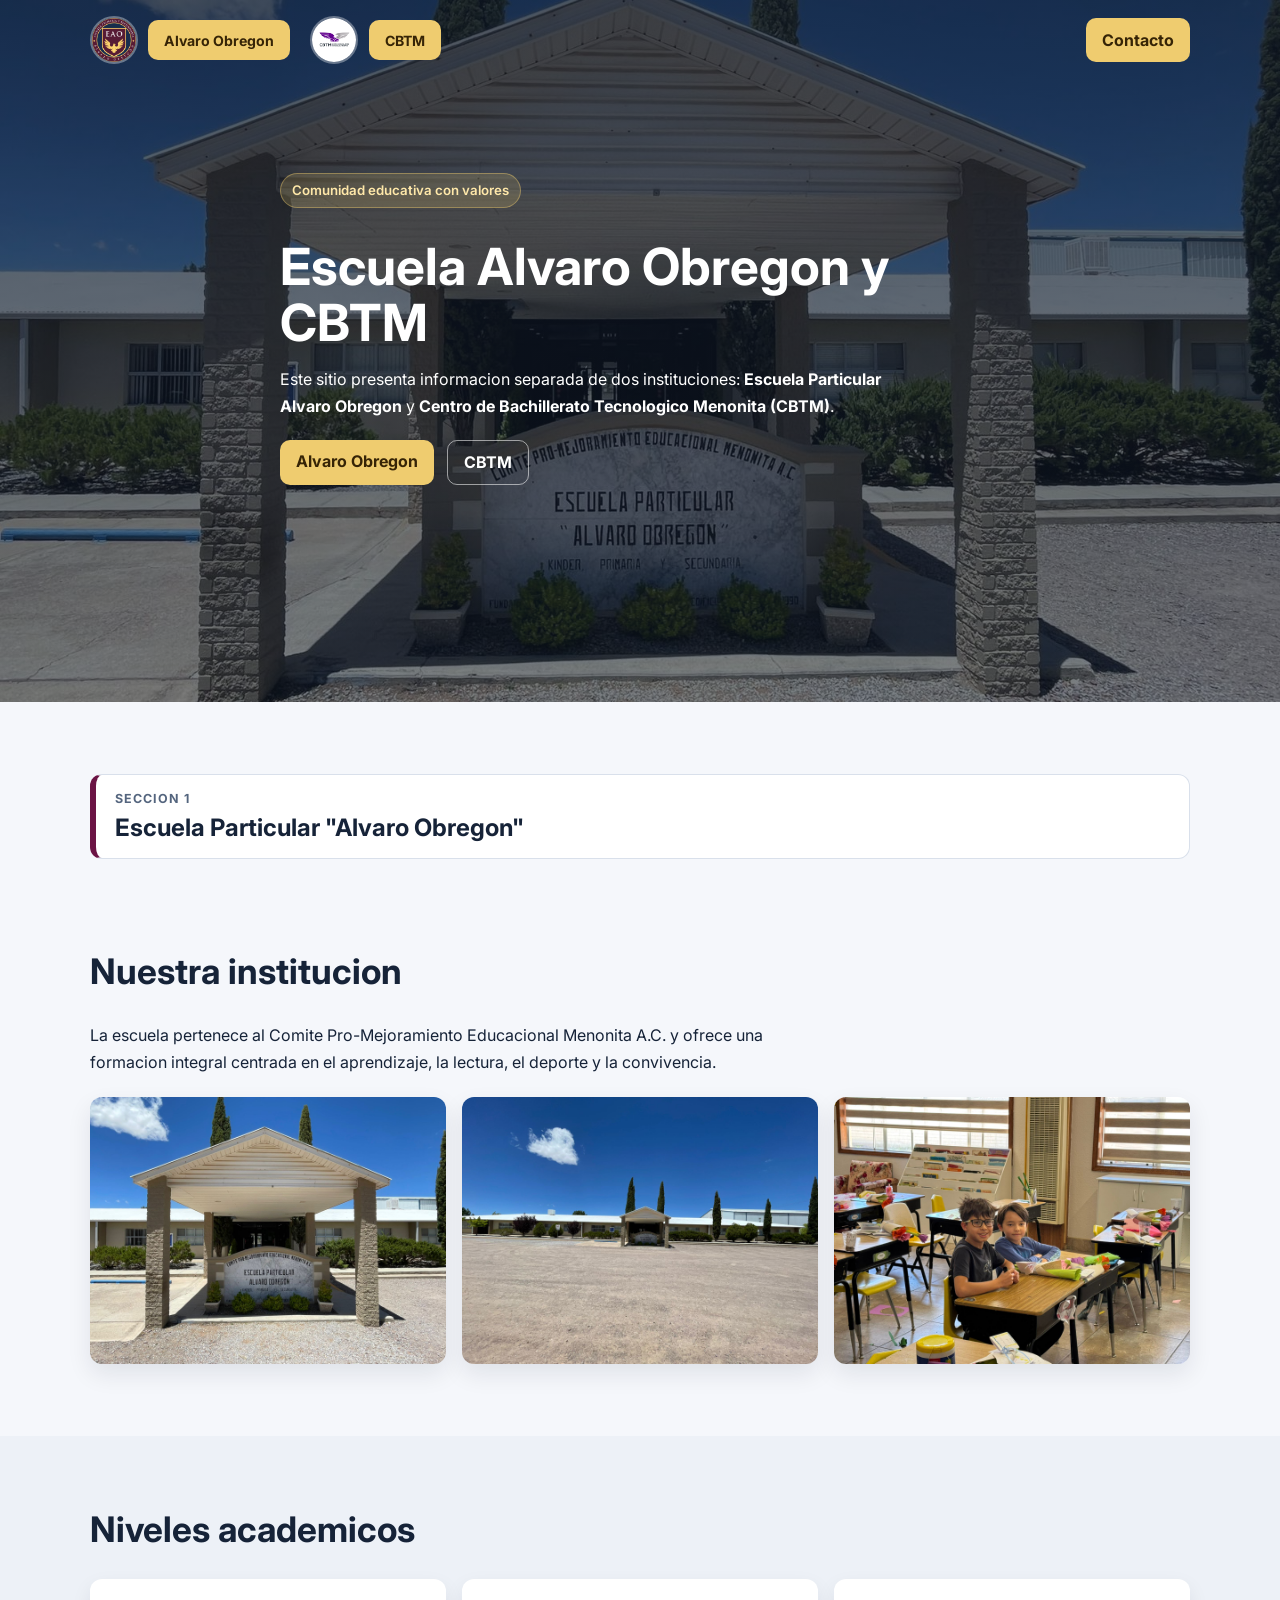
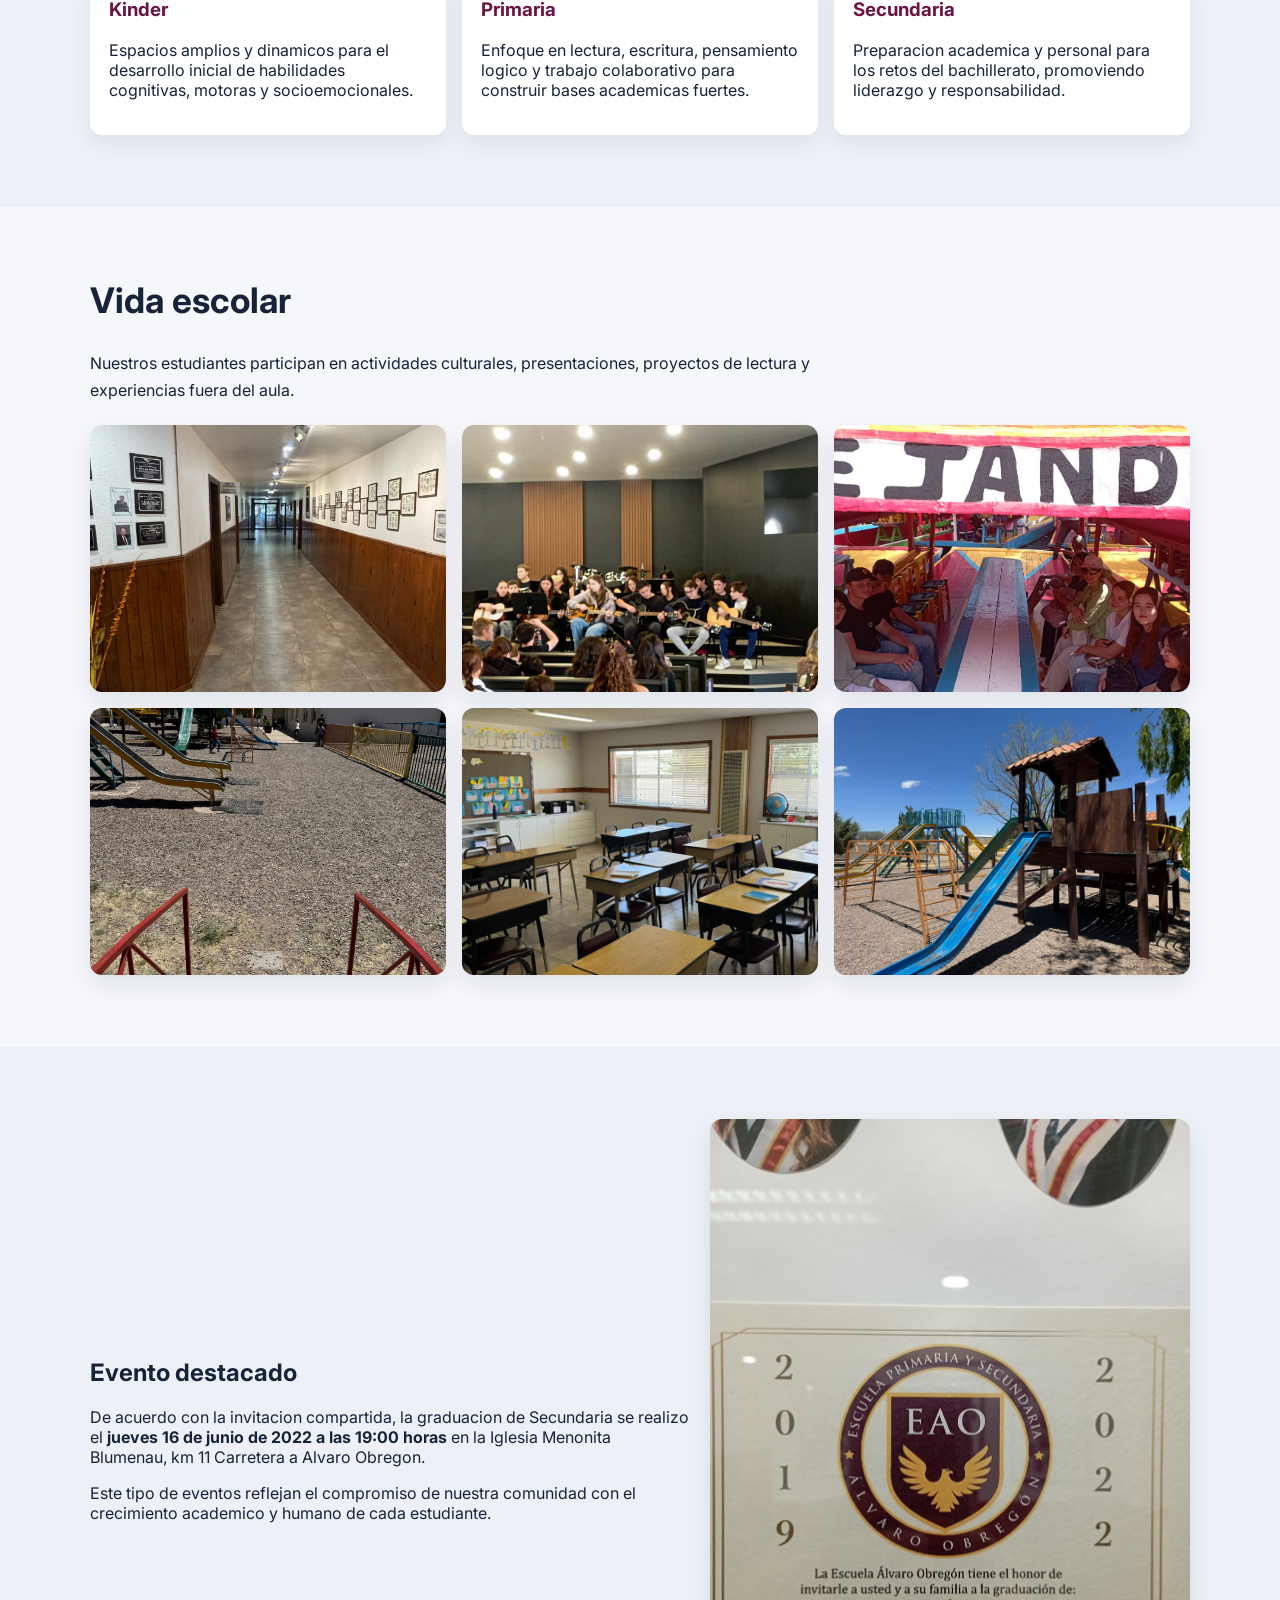
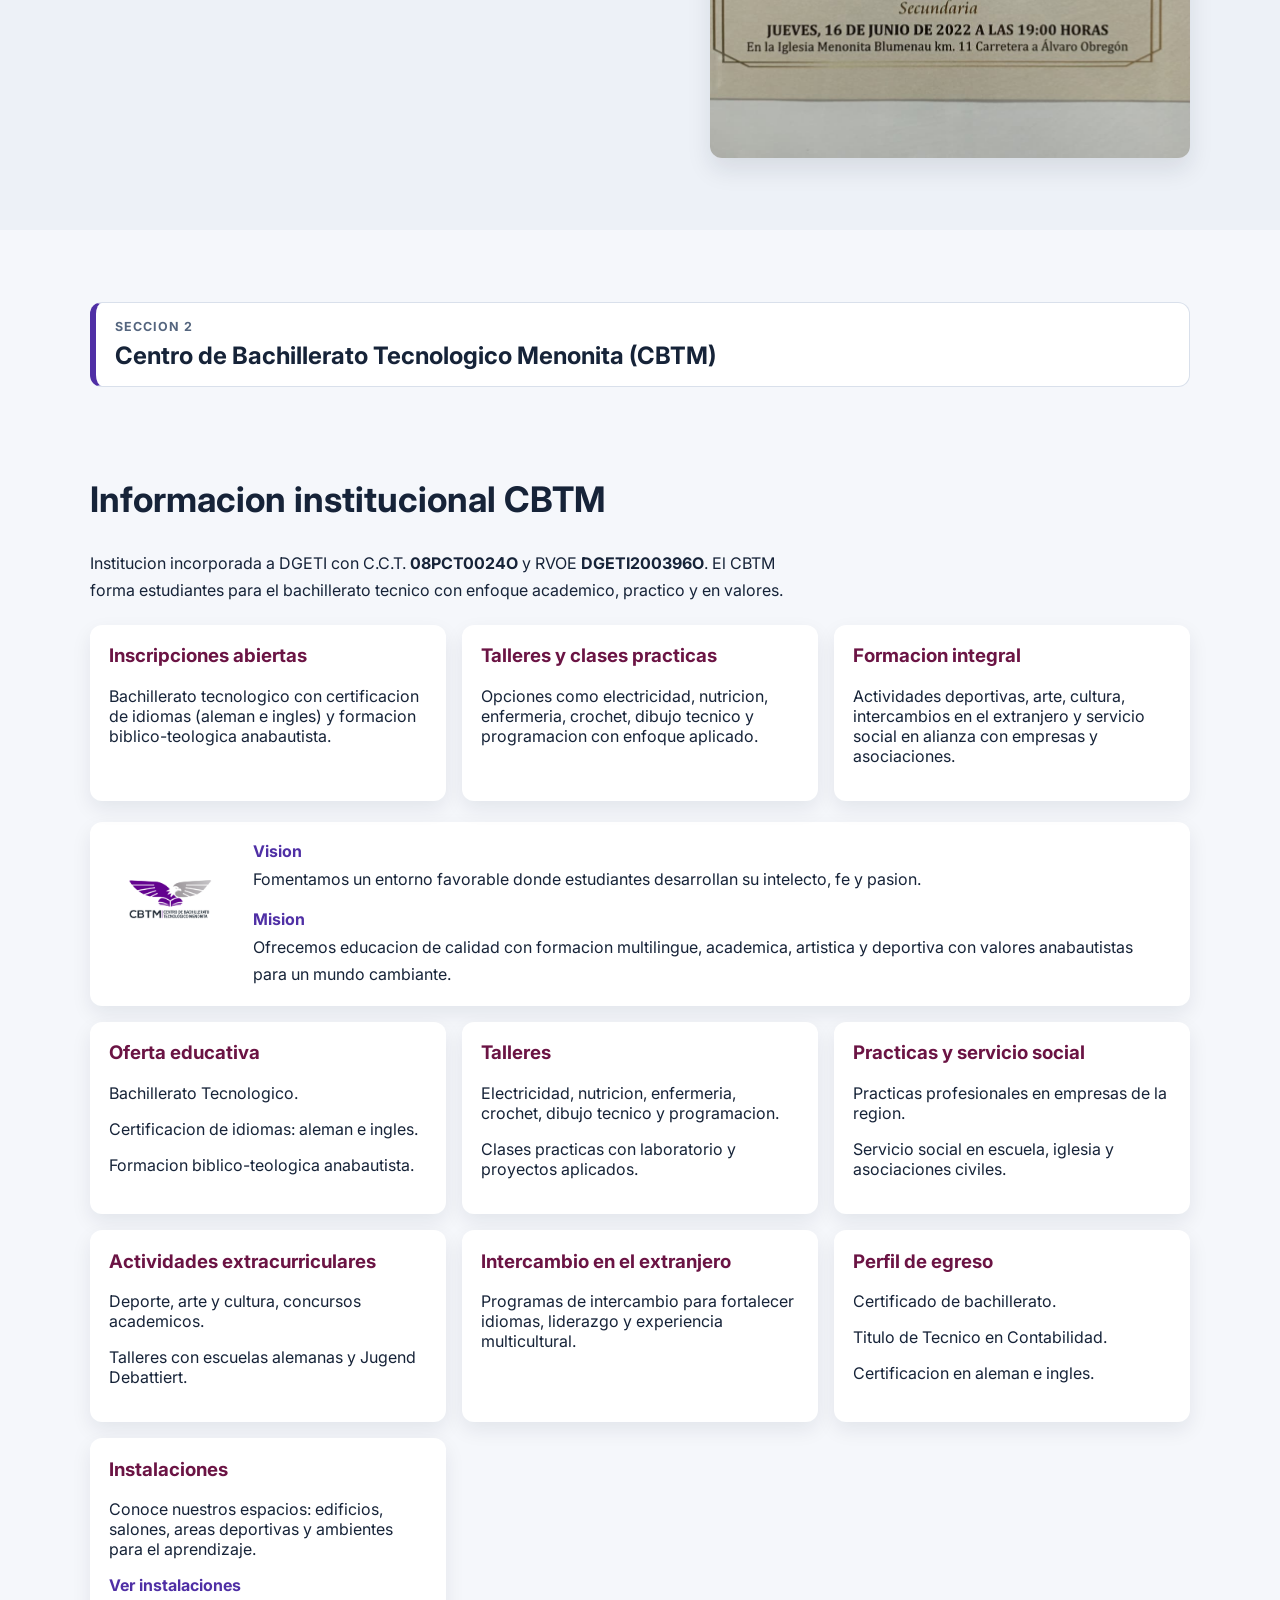
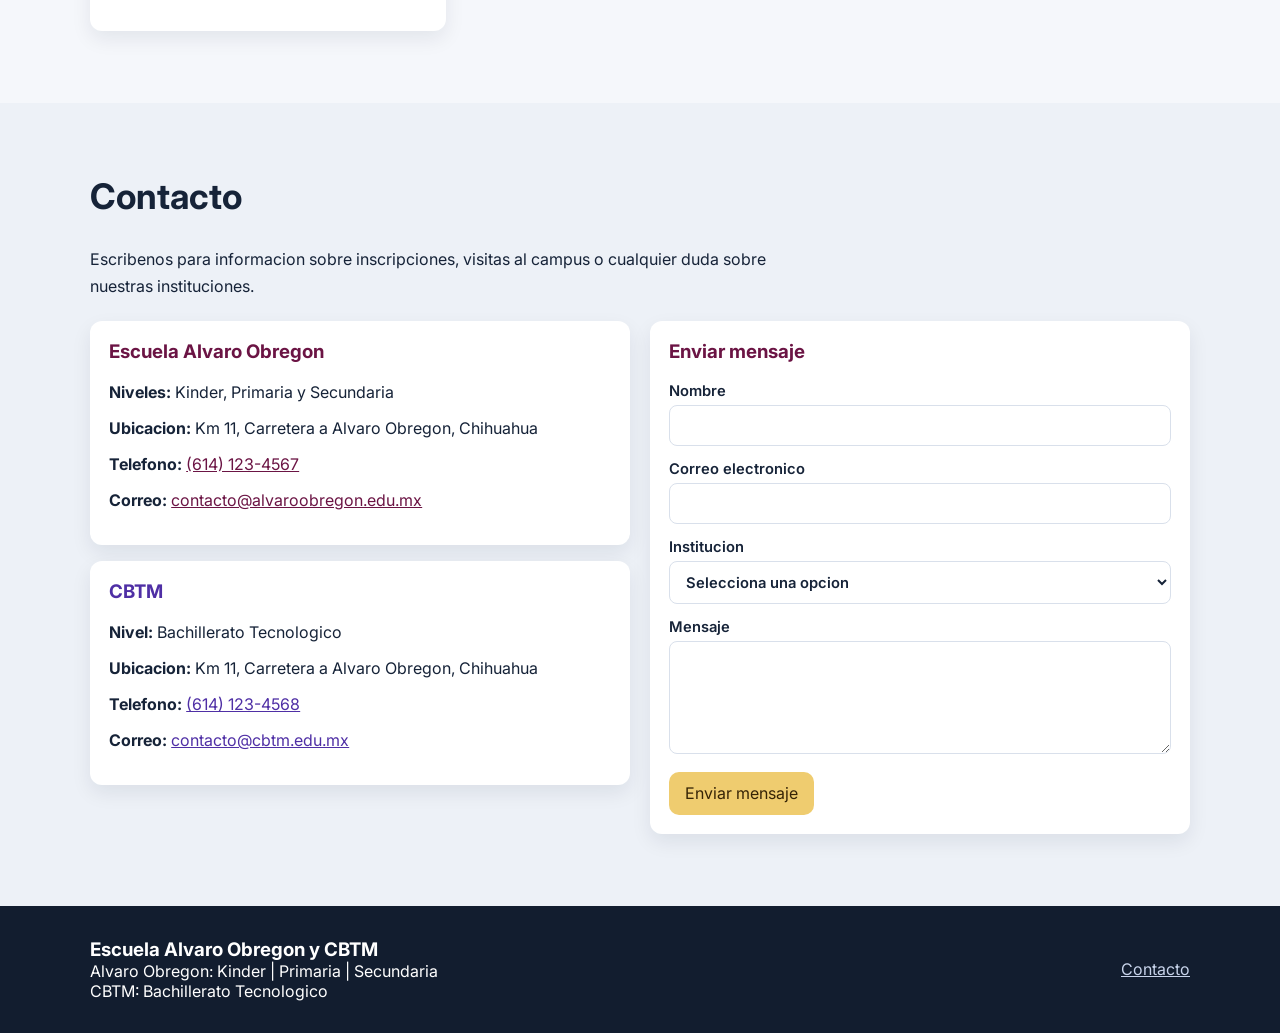
<file: index.html>
<!doctype html>
<html lang="es">
  <head>
    <meta charset="UTF-8" />
    <meta name="viewport" content="width=device-width, initial-scale=1.0" />
    <title>Escuela Alvaro Obregon</title>
    <link rel="preconnect" href="https://fonts.googleapis.com" />
    <link rel="preconnect" href="https://fonts.gstatic.com" crossorigin />
    <link
      href="https://fonts.googleapis.com/css2?family=Inter:wght@400;500;600;700;800&display=swap"
      rel="stylesheet"
    />
    <link rel="stylesheet" href="styles.css" />
  </head>
  <body>
    <header class="hero" id="inicio">
      <nav class="nav container">
        <div class="nav-schools">
          <div class="school-nav">
            <img src="assets/images/eao-logo.png" alt="Escudo Escuela Alvaro Obregon" />
            <a class="btn btn-nav" href="#alvaro-obregon">Alvaro Obregon</a>
          </div>
          <div class="school-nav">
            <img src="assets/images/cbtm-logo.jpg" alt="Logo CBTM" />
            <a class="btn btn-nav btn-cbtm" href="#cbtm-campus">CBTM</a>
          </div>
        </div>
        <a class="btn" href="#contacto">Contacto</a>
      </nav>

      <div class="hero-content container">
        <p class="pill">Comunidad educativa con valores</p>
        <h1>Escuela Alvaro Obregon y CBTM</h1>
        <p>
          Este sitio presenta informacion separada de dos instituciones:
          <strong>Escuela Particular Alvaro Obregon</strong> y
          <strong>Centro de Bachillerato Tecnologico Menonita (CBTM)</strong>.
        </p>
        <div class="hero-actions">
          <a class="btn" href="#alvaro-obregon">Alvaro Obregon</a>
          <a class="btn btn-secondary" href="#cbtm-campus">CBTM</a>
        </div>
      </div>
    </header>

    <main>
      <section class="section container split-section" id="alvaro-obregon">
        <div class="institution-banner">
          <p class="tag">Seccion 1</p>
          <h2>Escuela Particular "Alvaro Obregon"</h2>
        </div>
      </section>

      <section class="section container" id="nosotros">
        <div class="section-title">
          <h2>Nuestra institucion</h2>
          <p>
            La escuela pertenece al Comite Pro-Mejoramiento Educacional Menonita A.C.
            y ofrece una formacion integral centrada en el aprendizaje, la lectura,
            el deporte y la convivencia.
          </p>
        </div>
        <div class="campus-grid">
          <img src="assets/images/front-1.jpeg" alt="Vista principal del campus" />
          <img src="assets/images/front-2.jpeg" alt="Entrada de la Escuela Particular Alvaro Obregon" />
          <img src="assets/images/classroom-1.jpeg" alt="Salon de clases equipado" />
        </div>
      </section>

      <section class="section alt" id="niveles">
        <div class="container">
          <div class="section-title">
            <h2>Niveles academicos</h2>
          </div>
          <div class="cards">
            <article class="card">
              <h3>Kinder</h3>
              <p>
                Espacios amplios y dinamicos para el desarrollo inicial de habilidades
                cognitivas, motoras y socioemocionales.
              </p>
            </article>
            <article class="card">
              <h3>Primaria</h3>
              <p>
                Enfoque en lectura, escritura, pensamiento logico y trabajo colaborativo
                para construir bases academicas fuertes.
              </p>
            </article>
            <article class="card">
              <h3>Secundaria</h3>
              <p>
                Preparacion academica y personal para los retos del bachillerato,
                promoviendo liderazgo y responsabilidad.
              </p>
            </article>
          </div>
        </div>
      </section>

      <section class="section container" id="vida-escolar">
        <div class="section-title">
          <h2>Vida escolar</h2>
          <p>
            Nuestros estudiantes participan en actividades culturales, presentaciones,
            proyectos de lectura y experiencias fuera del aula.
          </p>
        </div>
        <div class="gallery" id="galeria">
          <img src="assets/images/students-class.jpeg" alt="Estudiantes en clase" />
          <img src="assets/images/music-stage.jpeg" alt="Presentacion musical estudiantil" />
          <img src="assets/images/students-boat.jpeg" alt="Salida escolar de estudiantes" />
          <img src="assets/images/students-tour.jpeg" alt="Grupo de estudiantes en actividad" />
          <img src="assets/images/group-photo.jpeg" alt="Foto grupal de estudiantes" />
          <img src="assets/images/playground-1.jpeg" alt="Area de juegos y deporte" />
        </div>
      </section>

      <section class="section alt" id="eventos">
        <div class="container event-wrap">
          <div>
            <h2>Evento destacado</h2>
            <p>
              De acuerdo con la invitacion compartida, la graduacion de Secundaria
              se realizo el <strong>jueves 16 de junio de 2022 a las 19:00 horas</strong>
              en la Iglesia Menonita Blumenau, km 11 Carretera a Alvaro Obregon.
            </p>
            <p>
              Este tipo de eventos reflejan el compromiso de nuestra comunidad con el
              crecimiento academico y humano de cada estudiante.
            </p>
          </div>
          <img src="assets/images/graduation-invite.jpeg" alt="Invitacion de graduacion 2022" />
        </div>
      </section>

      <section class="section container split-section" id="cbtm-campus">
        <div class="institution-banner cbtm">
          <p class="tag">Seccion 2</p>
          <h2>Centro de Bachillerato Tecnologico Menonita (CBTM)</h2>
        </div>
      </section>

      <section class="section container" id="cbtm">
        <div class="section-title">
          <h2>Informacion institucional CBTM</h2>
          <p>
            Institucion incorporada a DGETI con C.C.T. <strong>08PCT0024O</strong> y
            RVOE <strong>DGETI200396O</strong>. El CBTM forma estudiantes para el
            bachillerato tecnico con enfoque academico, practico y en valores.
          </p>
        </div>
        <div class="cbtm-highlights">
          <article class="card">
            <h3>Inscripciones abiertas</h3>
            <p>
              Bachillerato tecnologico con certificacion de idiomas (aleman e ingles)
              y formacion biblico-teologica anabautista.
            </p>
          </article>
          <article class="card">
            <h3>Talleres y clases practicas</h3>
            <p>
              Opciones como electricidad, nutricion, enfermeria, crochet, dibujo
              tecnico y programacion con enfoque aplicado.
            </p>
          </article>
          <article class="card">
            <h3>Formacion integral</h3>
            <p>
              Actividades deportivas, arte, cultura, intercambios en el extranjero y
              servicio social en alianza con empresas y asociaciones.
            </p>
          </article>
        </div>
        <div class="cbtm-intro">
          <img src="assets/images/cbtm-logo.jpg" alt="Logo CBTM" class="cbtm-logo" />
          <div>
            <h3>Vision</h3>
            <p>
              Fomentamos un entorno favorable donde estudiantes desarrollan su
              intelecto, fe y pasion.
            </p>
            <h3>Mision</h3>
            <p>
              Ofrecemos educacion de calidad con formacion multilingue, academica,
              artistica y deportiva con valores anabautistas para un mundo cambiante.
            </p>
          </div>
        </div>
        <div class="cbtm-details">
          <article class="card">
            <h3>Oferta educativa</h3>
            <p>Bachillerato Tecnologico.</p>
            <p>Certificacion de idiomas: aleman e ingles.</p>
            <p>Formacion biblico-teologica anabautista.</p>
          </article>
          <article class="card">
            <h3>Talleres</h3>
            <p>
              Electricidad, nutricion, enfermeria, crochet, dibujo tecnico y
              programacion.
            </p>
            <p>Clases practicas con laboratorio y proyectos aplicados.</p>
          </article>
          <article class="card">
            <h3>Practicas y servicio social</h3>
            <p>Practicas profesionales en empresas de la region.</p>
            <p>Servicio social en escuela, iglesia y asociaciones civiles.</p>
          </article>
          <article class="card">
            <h3>Actividades extracurriculares</h3>
            <p>Deporte, arte y cultura, concursos academicos.</p>
            <p>Talleres con escuelas alemanas y Jugend Debattiert.</p>
          </article>
          <article class="card">
            <h3>Intercambio en el extranjero</h3>
            <p>
              Programas de intercambio para fortalecer idiomas, liderazgo y
              experiencia multicultural.
            </p>
          </article>
          <article class="card">
            <h3>Perfil de egreso</h3>
            <p>Certificado de bachillerato.</p>
            <p>Titulo de Tecnico en Contabilidad.</p>
            <p>Certificacion en aleman e ingles.</p>
          </article>
          <article class="card">
            <h3>Instalaciones</h3>
            <p>
              Conoce nuestros espacios: edificios, salones, areas deportivas y
              ambientes para el aprendizaje.
            </p>
            <p><a class="text-link" href="instalaciones.html">Ver instalaciones</a></p>
          </article>
        </div>
      </section>

      <section class="section alt" id="contacto">
        <div class="container">
          <div class="section-title">
            <h2>Contacto</h2>
            <p>
              Escribenos para informacion sobre inscripciones, visitas al campus o
              cualquier duda sobre nuestras instituciones.
            </p>
          </div>
          <div class="contact-grid">
            <div class="contact-cards">
              <article class="card contact-card">
                <h3>Escuela Alvaro Obregon</h3>
                <p><strong>Niveles:</strong> Kinder, Primaria y Secundaria</p>
                <p>
                  <strong>Ubicacion:</strong> Km 11, Carretera a Alvaro Obregon,
                  Chihuahua
                </p>
                <p><strong>Telefono:</strong> <a href="tel:+526141234567">(614) 123-4567</a></p>
                <p>
                  <strong>Correo:</strong>
                  <a href="mailto:contacto@alvaroobregon.edu.mx">contacto@alvaroobregon.edu.mx</a>
                </p>
              </article>
              <article class="card contact-card cbtm-card">
                <h3>CBTM</h3>
                <p><strong>Nivel:</strong> Bachillerato Tecnologico</p>
                <p>
                  <strong>Ubicacion:</strong> Km 11, Carretera a Alvaro Obregon,
                  Chihuahua
                </p>
                <p><strong>Telefono:</strong> <a href="tel:+526141234568">(614) 123-4568</a></p>
                <p>
                  <strong>Correo:</strong>
                  <a href="mailto:contacto@cbtm.edu.mx">contacto@cbtm.edu.mx</a>
                </p>
              </article>
            </div>
            <form class="contact-form card" action="mailto:contacto@alvaroobregon.edu.mx" method="post" enctype="text/plain">
              <h3>Enviar mensaje</h3>
              <label>
                Nombre
                <input type="text" name="nombre" required />
              </label>
              <label>
                Correo electronico
                <input type="email" name="correo" required />
              </label>
              <label>
                Institucion
                <select name="institucion" required>
                  <option value="">Selecciona una opcion</option>
                  <option value="Alvaro Obregon">Escuela Alvaro Obregon</option>
                  <option value="CBTM">CBTM</option>
                </select>
              </label>
              <label>
                Mensaje
                <textarea name="mensaje" rows="5" required></textarea>
              </label>
              <button class="btn" type="submit">Enviar mensaje</button>
            </form>
          </div>
        </div>
      </section>
    </main>

    <footer>
      <div class="container footer-content">
        <div>
          <h3>Escuela Alvaro Obregon y CBTM</h3>
          <p>Alvaro Obregon: Kinder | Primaria | Secundaria</p>
          <p>CBTM: Bachillerato Tecnologico</p>
        </div>
        <p class="muted"><a href="#contacto">Contacto</a></p>
      </div>
    </footer>
  </body>
</html>
</file>
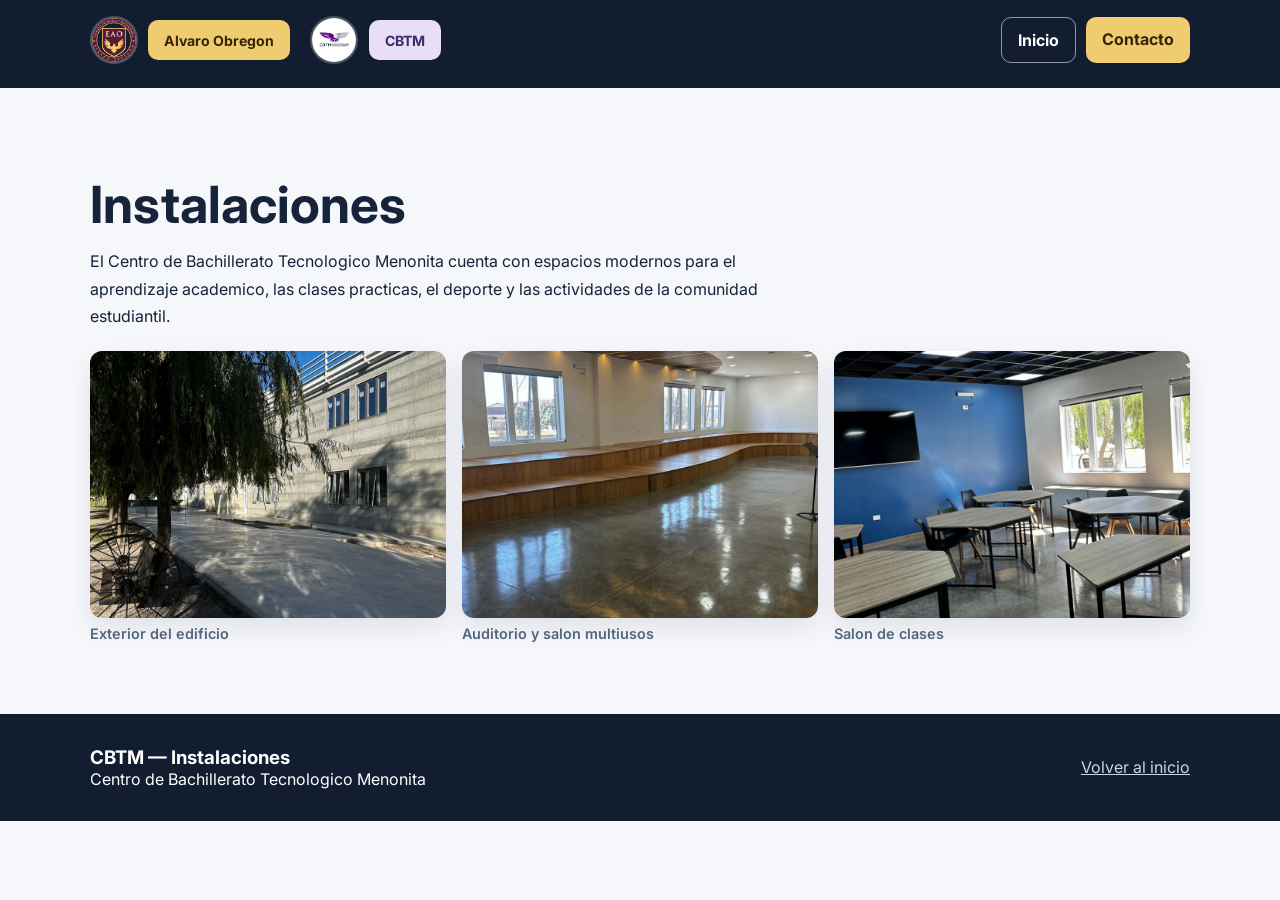
<file: instalaciones.html>
<!doctype html>
<html lang="es">
  <head>
    <meta charset="UTF-8" />
    <meta name="viewport" content="width=device-width, initial-scale=1.0" />
    <title>Instalaciones | CBTM</title>
    <link rel="preconnect" href="https://fonts.googleapis.com" />
    <link rel="preconnect" href="https://fonts.gstatic.com" crossorigin />
    <link
      href="https://fonts.googleapis.com/css2?family=Inter:wght@400;500;600;700;800&display=swap"
      rel="stylesheet"
    />
    <link rel="stylesheet" href="styles.css" />
  </head>
  <body>
    <header class="page-header">
      <nav class="nav container">
        <div class="nav-schools">
          <div class="school-nav">
            <img src="assets/images/eao-logo.png" alt="Escudo Escuela Alvaro Obregon" />
            <a class="btn btn-nav" href="index.html#alvaro-obregon">Alvaro Obregon</a>
          </div>
          <div class="school-nav">
            <img src="assets/images/cbtm-logo.jpg" alt="Logo CBTM" />
            <a class="btn btn-nav btn-cbtm" href="index.html#cbtm-campus">CBTM</a>
          </div>
        </div>
        <div class="nav-links">
          <a class="btn btn-secondary nav-btn" href="index.html">Inicio</a>
          <a class="btn nav-btn" href="index.html#contacto">Contacto</a>
        </div>
      </nav>
    </header>

    <main>
      <section class="section container">
        <div class="section-title">
          <h1>Instalaciones</h1>
          <p>
            El Centro de Bachillerato Tecnologico Menonita cuenta con espacios
            modernos para el aprendizaje academico, las clases practicas, el
            deporte y las actividades de la comunidad estudiantil.
          </p>
        </div>

        <div class="facilities-gallery">
          <figure>
            <img src="assets/images/instalacion-exterior.png" alt="Exterior del edificio CBTM" />
            <figcaption>Exterior del edificio</figcaption>
          </figure>
          <figure>
            <img src="assets/images/instalacion-auditorio.png" alt="Auditorio y salon multiusos CBTM" />
            <figcaption>Auditorio y salon multiusos</figcaption>
          </figure>
          <figure>
            <img src="assets/images/instalacion-salon.png" alt="Salon de clases CBTM" />
            <figcaption>Salon de clases</figcaption>
          </figure>
        </div>
      </section>
    </main>

    <footer>
      <div class="container footer-content">
        <div>
          <h3>CBTM — Instalaciones</h3>
          <p>Centro de Bachillerato Tecnologico Menonita</p>
        </div>
        <p class="muted"><a href="index.html">Volver al inicio</a></p>
      </div>
    </footer>
  </body>
</html>
</file>
<file: styles.css>
:root {
  --bg: #f5f7fb;
  --text: #162338;
  --primary: #6b1444;
  --accent: #efcc6f;
  --card: #ffffff;
}

* {
  box-sizing: border-box;
}

html,
body {
  margin: 0;
  font-family: Inter, system-ui, -apple-system, Segoe UI, Roboto, sans-serif;
  color: var(--text);
  background: var(--bg);
}

img {
  max-width: 100%;
  display: block;
}

.container {
  width: min(1100px, 92%);
  margin: 0 auto;
}

.hero {
  background:
    linear-gradient(180deg, rgba(15, 24, 40, 0.74), rgba(15, 24, 40, 0.55)),
    url("assets/images/front-1.jpeg") center/cover;
  color: #fff;
  min-height: 78vh;
  padding-bottom: 3rem;
}

.nav {
  display: flex;
  justify-content: space-between;
  align-items: center;
  padding: 1rem 0;
  gap: 1rem;
  flex-wrap: wrap;
}

.nav-schools {
  display: flex;
  align-items: center;
  gap: 1.25rem;
  flex-wrap: wrap;
}

.school-nav {
  display: flex;
  align-items: center;
  gap: 0.65rem;
}

.school-nav img {
  width: 48px;
  height: 48px;
  border-radius: 50%;
  object-fit: cover;
  border: 2px solid rgba(255, 255, 255, 0.35);
}

.btn-nav {
  padding: 0.55rem 0.85rem;
  font-size: 0.88rem;
  white-space: nowrap;
}

.btn-cbtm {
  background: #e8dff5;
  color: #3d2a6b;
  border: 1px solid rgba(255, 255, 255, 0.4);
}

.brand {
  display: flex;
  align-items: center;
  gap: 0.9rem;
}

.brand img {
  width: 52px;
  height: 52px;
  border-radius: 50%;
  object-fit: cover;
}

.brand-top,
.brand-name {
  margin: 0;
}

.brand-top {
  font-size: 0.78rem;
  opacity: 0.86;
}

.brand-name {
  font-size: 1rem;
  font-weight: 700;
}

.hero-content {
  padding-top: 5rem;
  max-width: 720px;
}

.pill {
  background: rgba(239, 204, 111, 0.18);
  border: 1px solid rgba(239, 204, 111, 0.4);
  color: #ffe8a9;
  display: inline-block;
  padding: 0.35rem 0.7rem;
  border-radius: 1000px;
  font-weight: 600;
  font-size: 0.83rem;
}

h1 {
  margin: 1rem 0;
  line-height: 1.1;
  font-size: clamp(2rem, 4.5vw, 3.2rem);
}

.hero-content p {
  line-height: 1.65;
  max-width: 62ch;
}

.hero-actions {
  display: flex;
  gap: 0.8rem;
  flex-wrap: wrap;
  margin-top: 1.3rem;
}

.btn {
  text-decoration: none;
  background: var(--accent);
  color: #362406;
  font-weight: 700;
  border: none;
  border-radius: 10px;
  padding: 0.72rem 1rem;
}

.btn-secondary {
  background: transparent;
  color: #fff;
  border: 1px solid rgba(255, 255, 255, 0.55);
}

.section {
  padding: 4.5rem 0;
}

.split-section {
  padding-bottom: 1.2rem;
}

.institution-banner {
  background: #ffffff;
  border: 1px solid #d9e0eb;
  border-left: 6px solid var(--primary);
  border-radius: 12px;
  padding: 1rem 1.2rem;
}

.institution-banner.cbtm {
  border-left-color: #4f2fa5;
}

.tag {
  margin: 0;
  font-size: 0.78rem;
  font-weight: 700;
  text-transform: uppercase;
  letter-spacing: 0.08em;
  color: #54657e;
}

.institution-banner h2 {
  margin: 0.45rem 0 0;
}

.alt {
  background: #edf1f7;
}

.section-title h2 {
  margin-top: 0;
  font-size: clamp(1.6rem, 3vw, 2.2rem);
}

.section-title p {
  line-height: 1.7;
  max-width: 72ch;
}

.campus-grid,
.gallery {
  margin-top: 1.3rem;
  display: grid;
  gap: 1rem;
  grid-template-columns: repeat(3, 1fr);
}

.campus-grid img,
.gallery img {
  width: 100%;
  border-radius: 12px;
  object-fit: cover;
  aspect-ratio: 4 / 3;
  box-shadow: 0 10px 24px rgba(15, 23, 42, 0.09);
}

.cards {
  margin-top: 1.25rem;
  display: grid;
  grid-template-columns: repeat(3, 1fr);
  gap: 1rem;
}

.card {
  background: var(--card);
  border-radius: 12px;
  padding: 1.2rem;
  box-shadow: 0 8px 20px rgba(18, 29, 47, 0.08);
}

.card h3 {
  margin-top: 0;
  color: var(--primary);
}

.event-wrap {
  display: grid;
  gap: 1.2rem;
  grid-template-columns: 1.25fr 1fr;
  align-items: center;
}

.event-wrap img {
  border-radius: 12px;
  box-shadow: 0 12px 24px rgba(18, 29, 47, 0.1);
}

.cbtm-highlights {
  margin-top: 1.3rem;
  display: grid;
  grid-template-columns: repeat(3, 1fr);
  gap: 1rem;
}

.cbtm-intro {
  margin-top: 1.3rem;
  display: grid;
  grid-template-columns: auto 1fr;
  gap: 1.5rem;
  align-items: start;
  background: var(--card);
  border-radius: 12px;
  padding: 1.2rem;
  box-shadow: 0 8px 20px rgba(18, 29, 47, 0.08);
}

.cbtm-intro h3 {
  margin: 0 0 0.35rem;
  color: #4f2fa5;
  font-size: 1rem;
}

.cbtm-intro h3:not(:first-child) {
  margin-top: 1rem;
}

.cbtm-intro p {
  margin: 0;
  line-height: 1.65;
}

.cbtm-logo {
  width: 120px;
  height: 120px;
  border-radius: 12px;
  object-fit: cover;
}

.text-link {
  color: #4f2fa5;
  font-weight: 700;
  text-decoration: none;
}

.text-link:hover {
  text-decoration: underline;
}

.cbtm-details {
  margin-top: 1rem;
  display: grid;
  grid-template-columns: repeat(3, 1fr);
  gap: 1rem;
}

.contact-grid {
  margin-top: 1.3rem;
  display: grid;
  grid-template-columns: 1fr 1fr;
  gap: 1.2rem;
  align-items: start;
}

.contact-cards {
  display: grid;
  gap: 1rem;
}

.contact-card h3 {
  color: var(--primary);
}

.cbtm-card h3 {
  color: #4f2fa5;
}

.contact-card a {
  color: var(--primary);
}

.cbtm-card a {
  color: #4f2fa5;
}

.contact-form h3 {
  margin-top: 0;
  color: var(--primary);
}

.contact-form label {
  display: block;
  margin-bottom: 0.85rem;
  font-weight: 600;
  font-size: 0.92rem;
}

.contact-form input,
.contact-form select,
.contact-form textarea {
  display: block;
  width: 100%;
  margin-top: 0.35rem;
  padding: 0.65rem 0.75rem;
  border: 1px solid #d9e0eb;
  border-radius: 8px;
  font: inherit;
  color: var(--text);
  background: #fff;
}

.contact-form button {
  cursor: pointer;
  font: inherit;
  margin-top: 0.25rem;
}

.page-header {
  background: #121d2f;
  color: #fff;
  padding-bottom: 0.5rem;
}

.page-header .school-nav img {
  border-color: rgba(255, 255, 255, 0.25);
}

.page-header .btn-nav {
  background: var(--accent);
  color: #362406;
}

.page-header .btn-cbtm {
  background: #e8dff5;
  color: #3d2a6b;
}

.nav-links {
  display: flex;
  gap: 0.6rem;
  flex-wrap: wrap;
}

.nav-btn.btn-secondary {
  color: #fff;
  border-color: rgba(255, 255, 255, 0.55);
}

.facilities-gallery {
  margin-top: 1.3rem;
  display: grid;
  grid-template-columns: repeat(3, 1fr);
  gap: 1rem;
}

.facilities-gallery figure {
  margin: 0;
}

.facility-feature {
  grid-column: 1 / -1;
}

.facilities-gallery img {
  width: 100%;
  border-radius: 12px;
  object-fit: cover;
  aspect-ratio: 4 / 3;
  box-shadow: 0 10px 24px rgba(15, 23, 42, 0.09);
}

.facility-feature img {
  aspect-ratio: 16 / 9;
  object-fit: contain;
  background: #edf1f7;
}

.facilities-gallery figcaption {
  margin-top: 0.45rem;
  font-size: 0.9rem;
  font-weight: 600;
  color: #54657e;
}

footer {
  background: #121d2f;
  color: #fff;
  padding: 2rem 0;
}

.footer-content {
  display: flex;
  justify-content: space-between;
  align-items: center;
  gap: 1rem;
  flex-wrap: wrap;
}

.footer-content h3,
.footer-content p {
  margin: 0;
}

.muted {
  color: #c8d4eb;
}

.footer-content a {
  color: #c8d4eb;
}

@media (max-width: 900px) {
  .campus-grid,
  .gallery,
  .cards,
  .event-wrap,
  .cbtm-highlights,
  .cbtm-details,
  .cbtm-intro,
  .contact-grid,
  .facilities-gallery {
    grid-template-columns: 1fr 1fr;
  }

  .cbtm-intro {
    grid-template-columns: 1fr;
    justify-items: center;
    text-align: center;
  }
}

@media (max-width: 640px) {
  .hero {
    min-height: 68vh;
  }

  .campus-grid,
  .gallery,
  .cards,
  .event-wrap,
  .cbtm-highlights,
  .cbtm-details,
  .cbtm-intro,
  .contact-grid,
  .facilities-gallery {
    grid-template-columns: 1fr;
  }

  .nav {
    gap: 0.8rem;
  }

  .nav-schools {
    width: 100%;
    justify-content: center;
  }

  .brand-top {
    font-size: 0.7rem;
  }

  .brand-name {
    font-size: 0.9rem;
  }
}
</file>
